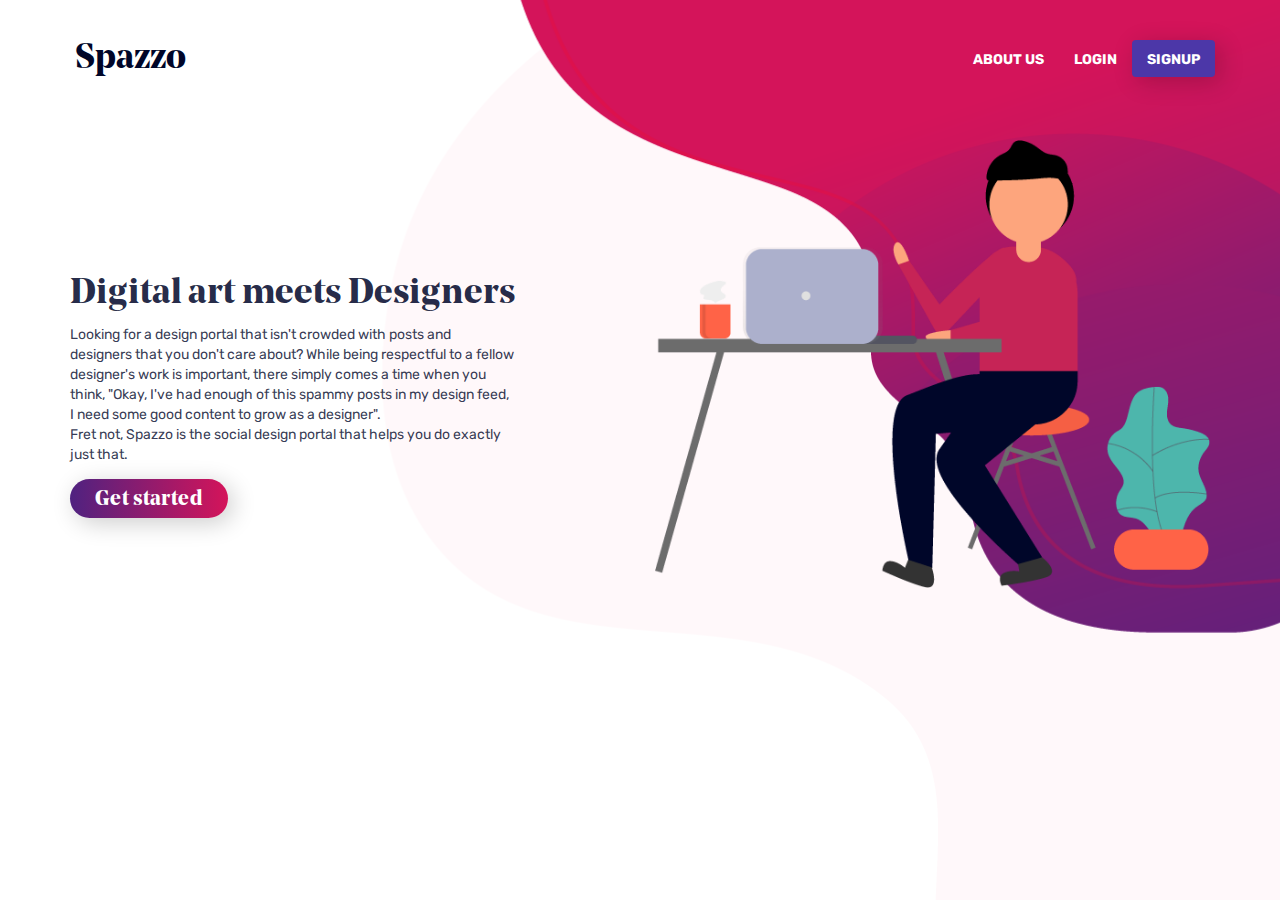
<file: index.html>
<!DOCTYPE html>
<html lang="en">
<head>
    <meta charset="utf-8" />
    <meta http-equiv="X-UA-Compatible" content="IE=edge">
    <title>Spazzo</title>
    <meta name="viewport" content="width=device-width, initial-scale=1">
    <!-- TODO : seo stuff goes here -->
    <meta name="theme-color" content="#efe3dd">
    <!-- stylesheets and fonts -->
    <link rel="stylesheet" type="text/css" media="screen" href="css/index.css" />
    <link rel="stylesheet" type="text/css" media="screen" href="css/animate.css" />
    <link rel="stylesheet" href="https://maxcdn.bootstrapcdn.com/bootstrap/3.3.7/css/bootstrap.min.css">
    <!-- <script src="js/index.js"></script> -->
    <!-- TODO : Create favivons for all pages -->
    <link rel="stylesheet" type="text/css" href="https://use.fontawesome.com/releases/v5.1.0/css/all.css">
    <link rel="stylesheet" href="https://fonts.googleapis.com/css?family=Rubik:400">
</head>
<body>
    <nav class="navbar navbar-default">
        <div class="container">
            <div class="navbar-header">
                <button type="button" class="navbar-toggle collapsed" data-toggle="collapse" data-target="#bs-example-navbar-collapse-1" aria-expanded="false">
                    <span class="sr-only">Toggle navigation</span>
                    <span class="icon-bar"></span>
                    <span class="icon-bar"></span>
                    <span class="icon-bar"></span>
                </button>                
                <a class="navbar-brand animated fadeIn" href="#">Spazzo</a>
            </div>
                
            <div class="collapse navbar-collapse" id="bs-example-navbar-collapse-1">
                <ul class="nav navbar-nav navbar-right">
                    <li><a class="login-btn animated slideInRight" href="about.html">ABOUT US</a></li>
                    <li><a class="login-btn animated slideInRight" href="login.html">LOGIN</a></li>
                    <li><a class="signup-btn animated slideInRight" href="signup.html">SIGNUP</a></li>           
                </ul>
            </div>
        </div>
    </nav>

    <div class="hero">
        <div class="container">
            <div class="row">
                <div class="col-lg-6 col-lg-push-6">
                    <img src="assets/hero.png" alt="Designer" class="img-hero animated fadeIn" />
                </div>
                <div class="col-lg-6 col-lg-pull-6 about">
                    <h1 class="tagline animated fadeIn">Digital art meets Designers</h1>
                    <p class="desc animated fadeIn">Looking for a design portal that isn't crowded with posts and designers
                        that you don't care about? While being respectful to a fellow designer's work is important, 
                        there simply comes a time when you think, "Okay, I've had enough of this spammy posts in my design 
                        feed, I need some good content to grow as a designer".
                        <br> Fret not, Spazzo is the social design portal that helps you do exactly just that.
                    </p>
                    <a href="login.html" class="start-btn animated fadeIn">Get started</a>
                </div>
            </div>
        </div>
    </div>
    
    <script
     src="https://cdnjs.cloudflare.com/ajax/libs/jquery/2.1.3/jquery.min.js">
    </script>
    <script
     src="https://maxcdn.bootstrapcdn.com/bootstrap/3.3.7/js/bootstrap.min.js"
     integrity="sha384-Tc5IQib027qvyjSMfHjOMaLkfuWVxZxUPnCJA7l2mCWNIpG9mGCD8wGNIcPD7Txa" 
     crossorigin="anonymous" >
    </script>
</body>
</html>
</file>
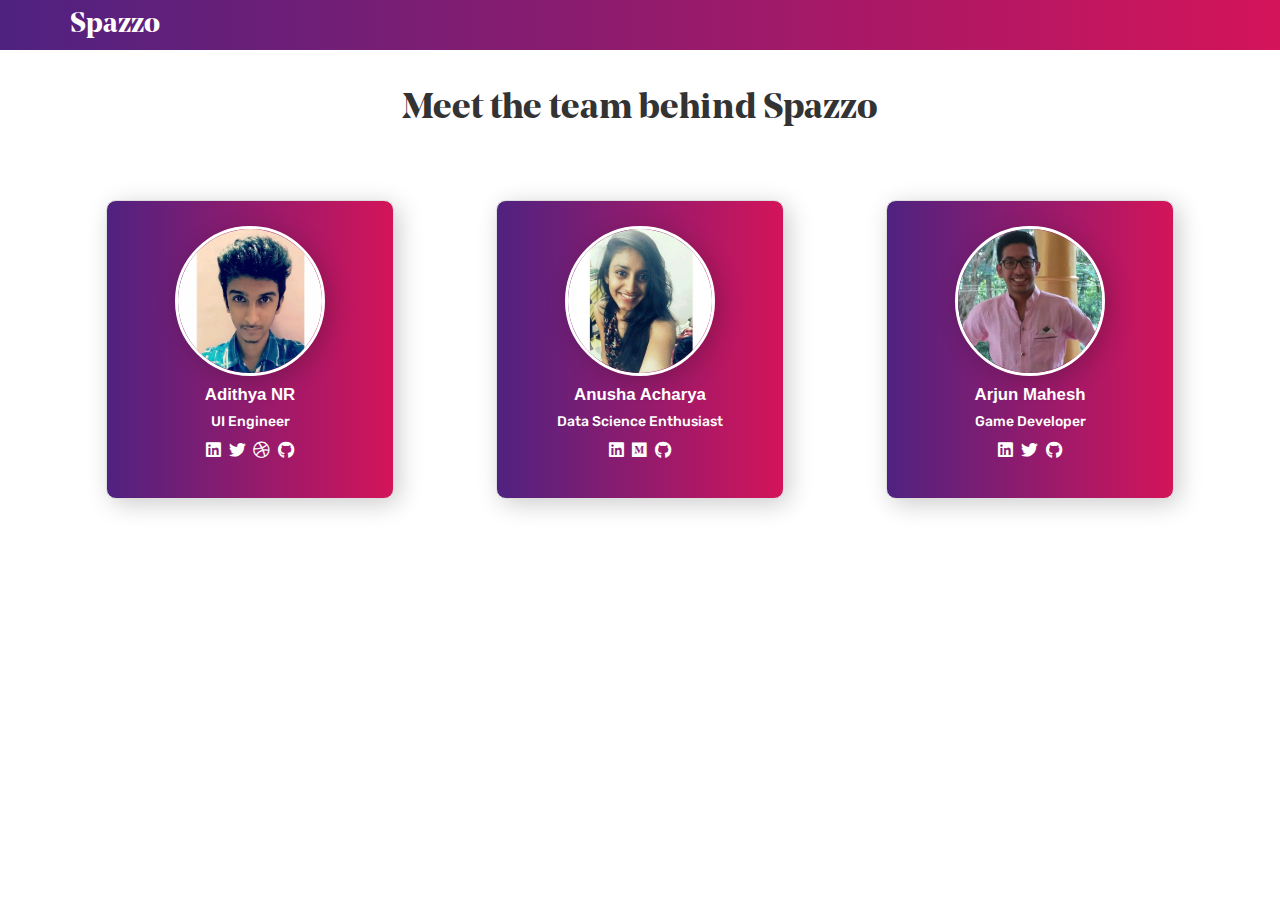
<file: about.html>
<!DOCTYPE html>
<html lang="en">
<head>
    <meta charset="utf-8" />
    <meta http-equiv="X-UA-Compatible" content="IE=edge">
    <title>Meet the team behind Spazzo</title> <!--TODO - title should be dynamic i.e : The image title must be displayed-->
    <meta name="viewport" content="width=device-width, initial-scale=1">
    <!-- TODO : seo stuff goes here - Leave this to me -->
    <meta name="theme-color" content="#8e1b6e">
    <!-- stylesheets and fonts -->
    <link rel="stylesheet" type="text/css" media="screen" href="css/about.css" />
    <link rel="stylesheet" type="text/css" media="screen" href="css/animate.css" />
    <link rel="stylesheet" href="https://maxcdn.bootstrapcdn.com/bootstrap/3.3.7/css/bootstrap.min.css">
    <!-- <script src="js/index.js"></script> -->
    <link rel="stylesheet" type="text/css" href="https://use.fontawesome.com/releases/v5.1.0/css/all.css">
    <link rel="stylesheet" href="https://fonts.googleapis.com/css?family=Rubik:400">
</head>
<body>
    <nav class="navbar navbar-default">
        <div class="container">
            <div class="navbar-header">               
                <a class="navbar-brand animated fadeIn" href="index.html">Spazzo</a>
            </div>
            
        </div>
    </nav>

    <div class="container">
        <h1>Meet the team behind Spazzo</h1>
        <div class="row">
            <div class="col-md-4 col-xs-12">
                <div class="thumbnail">
                    <img src="./assets/contributors/adithya.png" alt="Adithya NR" class="about-img">
                    <h5>Adithya NR</h5>
                    <h6>UI Engineer</h6>
                    <p>
                        <a target="_blank" href="http://linkedin.com/in/adithya-nr/"><i class="fab fa-linkedin"></i></a>&nbsp;
                        <a target="_blank" href="https://twitter.com/Adithyabhat9"><i class="fab fa-twitter"></i></a>&nbsp;
                        <a target="_blank" href="https://www.dribbble.com/AdithyaNR"><i class="fab fa-dribbble"></i></a>&nbsp;
                        <a target="_blank" href="https://github.com/AdithyaBhat17"><i class="fab fa-github"></i></a>
                    </p>
                </div>
            </div>
            <div class="col-md-4 col-xs-12">
                <div class="thumbnail">
                    <img src="./assets/contributors/anusha.jpeg" alt="Anusha Acharya" class="about-img">
                    <h5>Anusha Acharya</h5>
                    <h6>Data Science Enthusiast</h6>
                    <p>
                        <a target="_blank" href="https://www.linkedin.com/in/anusha-acharya-b783a2130"><i class="fab fa-linkedin"></i></a>&nbsp;
                        <a target="_blank" href="https://medium.com/@acharyaanusha123"><i class="fab fa-medium"></i></a>&nbsp;
                        <a target="_blank" href="https://github.com/acharyaanusha"><i class="fab fa-github"></i></a>
                    </p>
                </div>
            </div>
            <div class="col-md-4 col-xs-12">
                <div class="thumbnail">
                    <img src="./assets/contributors/arjun.jpeg" alt="Arjun Mahesh" class="about-img">
                    <h5>Arjun Mahesh</h5>
                    <h6>Game Developer</h6>
                    <p>
                        <a target="_blank" href="https://www.linkedin.com/in/arjun-devappa-a6085114a"><i class="fab fa-linkedin"></i></a>&nbsp;
                        <a target="_blank" href="https://twitter.com/1arjunthegreat1/"><i class="fab fa-twitter"></i></a>&nbsp;
                        <a target="_blank" href="https://github.com/ArjunMahesh97"><i class="fab fa-github"></i></a>
                    </p>
                </div>
            </div>
        </div>
    </div>

    <!-- TODO : ADD FOOTER - leave this to me -->

    <script
     src="https://cdnjs.cloudflare.com/ajax/libs/jquery/2.1.3/jquery.min.js">
    </script>
    <script
     src="https://maxcdn.bootstrapcdn.com/bootstrap/3.3.7/js/bootstrap.min.js"
     integrity="sha384-Tc5IQib027qvyjSMfHjOMaLkfuWVxZxUPnCJA7l2mCWNIpG9mGCD8wGNIcPD7Txa" 
     crossorigin="anonymous" >
    </script>
    <!-- <script src="js/index.js"></script> -->
</body>
</html>
</file>
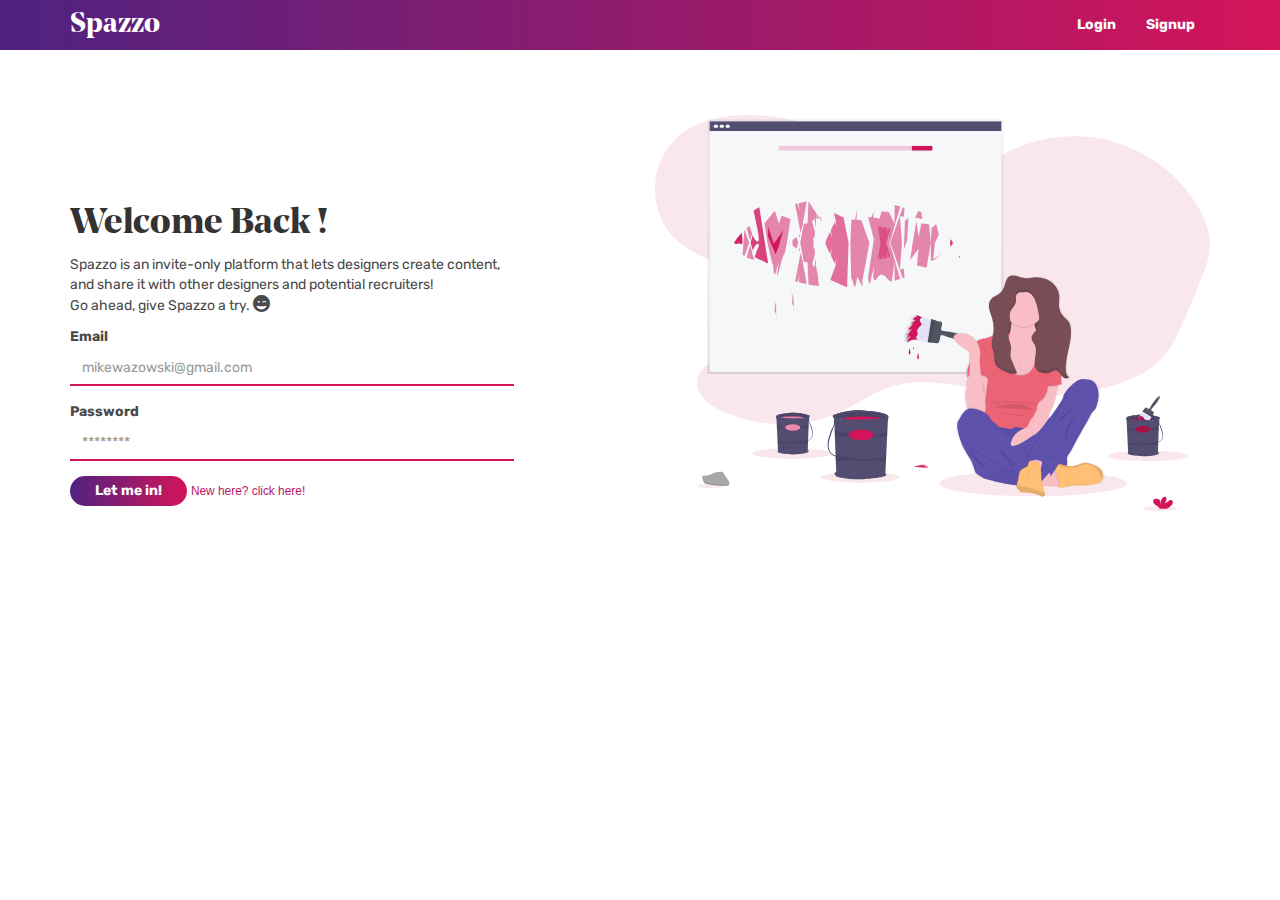
<file: login.html>
<!DOCTYPE html>
<html lang="en">
<head>
    <meta charset="utf-8" />
    <meta http-equiv="X-UA-Compatible" content="IE=edge">
    <title>Spazzo | Login</title>
    <meta name="viewport" content="width=device-width, initial-scale=1">
    <!-- TODO : seo stuff goes here -->
    <meta name="theme-color" content="#8e1b6e">
    <!-- stylesheets and fonts -->
    <link rel="stylesheet" type="text/css" media="screen" href="css/getin.css" />
    <link rel="stylesheet" type="text/css" media="screen" href="css/animate.css" />
    <link rel="stylesheet" href="https://maxcdn.bootstrapcdn.com/bootstrap/3.3.7/css/bootstrap.min.css">
    <!-- <script src="js/index.js"></script> -->
    <link rel="stylesheet" type="text/css" href="https://use.fontawesome.com/releases/v5.1.0/css/all.css">
    <link rel="stylesheet" href="https://fonts.googleapis.com/css?family=Rubik:400">
</head>
<body>
    <nav class="navbar navbar-default">
        <div class="container">
            <div class="navbar-header">
                <button type="button" class="navbar-toggle collapsed" data-toggle="collapse" data-target="#bs-example-navbar-collapse-1" aria-expanded="false">
                    <span class="sr-only">Toggle navigation</span>
                    <span class="icon-bar"></span>
                    <span class="icon-bar"></span>
                    <span class="icon-bar"></span>
                </button>                
                <a class="navbar-brand animated fadeIn" href="index.html">Spazzo</a>
            </div>
                
            <div class="collapse navbar-collapse" id="bs-example-navbar-collapse-1">
                <ul class="nav navbar-nav navbar-right">
                    <li><a class="login-btn animated slideInRight" href="#">Login</a></li>
                    <li><a class="signup-btn animated slideInRight" href="signup.html">Signup</a></li>           
                </ul>
            </div>
        </div>
    </nav>

    <div class="container">
        <div class="row">
            <div class="col-lg-6 col-sm-12">
                <h1 class="welcome">Welcome Back !</h1>
                <!-- TODO : Change content - leave this to me -->
                <p>Spazzo is an invite-only platform that lets designers create content, and share it with other designers 
                    and potential recruiters! <br> Go ahead, give Spazzo a try. <i class="fas fa-grin-wink"></i></p>
                    <!-- TODO : Verify user auth and create a session and redirect to newsfeed.html -->
                <form class="form">
                    <div class="form-group">
                        <label for="email">Email</label>
                        <input class="form-control" id="email" name="email" type="email" placeholder="mikewazowski@gmail.com" required/>
                    </div>
                    <div class="form-group">
                        <label for="password">Password</label>
                        <input class="form-control" id="password" name="password" type="password" placeholder="********" required/>
                    </div>
                    <div class="form-group">
                        <input type="submit" value="Let me in!"> <a class="member" href="signup.html">New here? click here!</a>
                    </div>                    
                </form>
            </div>
            <div class="col-lg-6 col-sm-12">
                <img class="signup-img" src="assets/login.svg" alt="login" />
            </div>
        </div>
    </div>

    <script
     src="https://cdnjs.cloudflare.com/ajax/libs/jquery/2.1.3/jquery.min.js">
    </script>
    <script
     src="https://maxcdn.bootstrapcdn.com/bootstrap/3.3.7/js/bootstrap.min.js"
     integrity="sha384-Tc5IQib027qvyjSMfHjOMaLkfuWVxZxUPnCJA7l2mCWNIpG9mGCD8wGNIcPD7Txa" 
     crossorigin="anonymous" >
    </script>
</body>
</html>
</file>
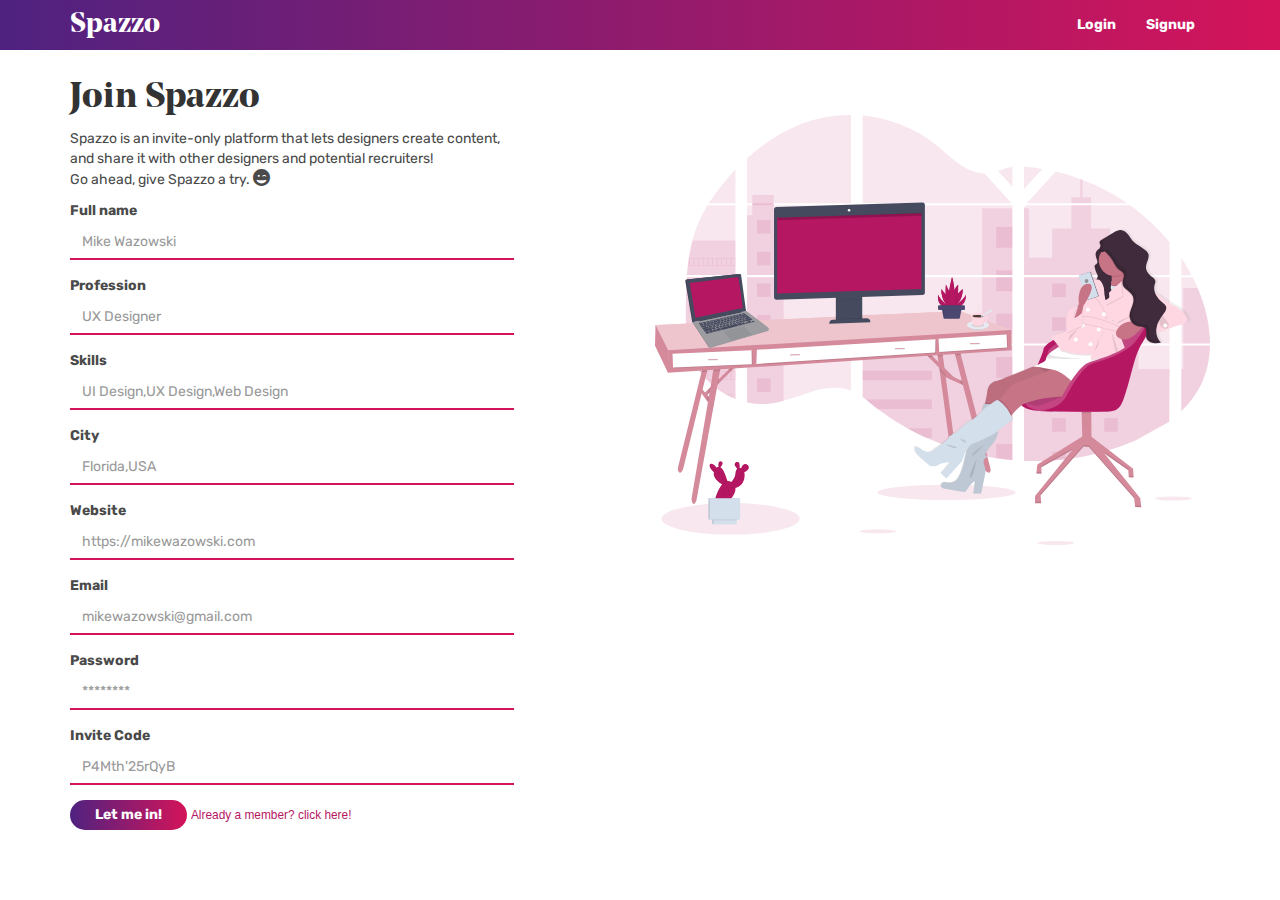
<file: signup.html>
<!DOCTYPE html>
<html lang="en">
<head>
    <meta charset="utf-8" />
    <meta http-equiv="X-UA-Compatible" content="IE=edge">
    <title>Spazzo | signup</title>
    <meta name="viewport" content="width=device-width, initial-scale=1">
    <!-- TODO : seo stuff goes here -->
    <meta name="theme-color" content="#8e1b6e">
    <!-- stylesheets and fonts -->
    <link rel="stylesheet" type="text/css" media="screen" href="css/getin.css" />
    <link rel="stylesheet" type="text/css" media="screen" href="css/animate.css" />
    <link rel="stylesheet" href="https://maxcdn.bootstrapcdn.com/bootstrap/3.3.7/css/bootstrap.min.css">
    <!-- <script src="js/index.js"></script> -->
    <link rel="stylesheet" type="text/css" href="https://use.fontawesome.com/releases/v5.1.0/css/all.css">
    <link rel="stylesheet" href="https://fonts.googleapis.com/css?family=Rubik:400">
</head>
<body>
    <nav class="navbar navbar-default">
        <div class="container">
            <div class="navbar-header">
                <button type="button" class="navbar-toggle collapsed" data-toggle="collapse" data-target="#bs-example-navbar-collapse-1" aria-expanded="false">
                    <span class="sr-only">Toggle navigation</span>
                    <span class="icon-bar"></span>
                    <span class="icon-bar"></span>
                    <span class="icon-bar"></span>
                </button>                
                <a class="navbar-brand animated fadeIn" href="index.html">Spazzo</a>
            </div>
                
            <div class="collapse navbar-collapse" id="bs-example-navbar-collapse-1">
                <ul class="nav navbar-nav navbar-right">
                    <li><a class="login-btn animated slideInRight" href="login.html">Login</a></li>
                    <li><a class="signup-btn animated slideInRight" href="#">Signup</a></li>           
                </ul>
            </div>
        </div>
    </nav>

    <div class="container">
        <div class="row">
            <div class="col-lg-6 col-sm-12">
                <h1>Join Spazzo</h1>
                <p>Spazzo is an invite-only platform that lets designers create content, and share it with other designers 
                    and potential recruiters! <br> Go ahead, give Spazzo a try. <i class="fas fa-grin-wink"></i></p>
                <!-- TODO : Write logic to add all the form details to the database and make sure to add md5 password enc 
                and redirect user to newsfeed.html -->
                <form class="form">
                    <div class="form-group">
                        <label for="name">Full name</label>
                        <input class="form-control" id="name" name="name" type="text" placeholder="Mike Wazowski" required/>
                    </div>
                    <div class="form-group">
                        <label for="profession">Profession</label>
                        <input class="form-control" id="profession" name="profession" type="text" placeholder="UX Designer" required/>
                    </div>
                    <div class="form-group">
                        <label for="skills">Skills</label>
                        <input class="form-control" id="skills" name="skills" type="text" placeholder="UI Design,UX Design,Web Design" required/>
                    </div>
                    <div class="form-group">
                        <label for="city">City</label>
                        <input class="form-control" id="city" name="city" type="text" placeholder="Florida,USA" required/>
                    </div>
                    <div class="form-group">
                        <label for="web">Website</label>
                        <input class="form-control" id="web" name="web" type="url" placeholder="https://mikewazowski.com"/>
                    </div>
                    <div class="form-group">
                        <label for="email">Email</label>
                        <input class="form-control" id="email" name="email" type="email" placeholder="mikewazowski@gmail.com" required/>
                    </div>
                    <div class="form-group">
                        <label for="password">Password</label>
                        <input class="form-control" id="password" name="password" type="password" placeholder="********" required/>
                    </div>
                    <div class="form-group">
                        <label for="invite">Invite Code</label>
                        <input class="form-control" id="invite" name="input" type="password" placeholder="P4Mth'25rQyB" required/>
                    </div>
                    <div class="form-group">
                        <input type="submit" value="Let me in!"> 
                        <a class="member" href="login.html">Already a member? click here!</a>
                    </div>                    
                </form>
            </div>
            <div class="col-lg-6 col-sm-12">
                <img class="signup-img" src="assets/signup.svg" alt="signup" />
            </div>
        </div>
    </div>

    <script
     src="https://cdnjs.cloudflare.com/ajax/libs/jquery/2.1.3/jquery.min.js">
    </script>
    <script
     src="https://maxcdn.bootstrapcdn.com/bootstrap/3.3.7/js/bootstrap.min.js"
     integrity="sha384-Tc5IQib027qvyjSMfHjOMaLkfuWVxZxUPnCJA7l2mCWNIpG9mGCD8wGNIcPD7Txa" 
     crossorigin="anonymous" >
    </script>
</body>
</html>
</file>
<file: css/index.css>
@font-face{
    font-family: Noe;
    src:url('../assets/fonts/noe-display-bold.ttf');
}

* {
    margin:0;
    padding:0;
    /* box-sizing: border-box; */
}

html,body{
    height:100%;
    overflow-x: hidden !important;
}

body{
    background:url('../assets/background.png') no-repeat;
    background-size: cover;
}

.navbar,.navbar-default{
    padding:35px 60px;
    border-radius:0;
    border:0 !important;
    background-color: transparent !important;
}

.navbar-brand{
    font-weight: bold;
    color:#000629 !important;
    font-family: Noe;
    font-size: 2.5em !important;
}

.navbar-right>li>a{
    font-family: Rubik;
    text-align: center;
    font-weight: bold;
}

.login-btn{
    color:#fff !important;
}

.signup-btn,.signup-btn:hover,.signup-btn:focus{
    margin-top:5px;
    background-color:#4c37a8 !important;
    padding:10px 15px 7px 15px !important;
    border-radius:4px;
    color:#fff !important;
    box-shadow: 5px 5px 25px 0 rgba(0,0,0,0.2);
}

.navbar-default .navbar-toggle:focus, .navbar-default .navbar-toggle:hover {
    background-color: transparent !important;
}

.navbar-default .navbar-toggle .icon-bar{
    background-color:#000629 !important;
}

.navbar-default .navbar-toggle {
    border-color: transparent !important;
}

.img-hero{
    width: 100%;
}

.tagline{
    margin:15vh auto 10px;
    font-weight: bold;
    font-family: Noe;
    color:#000629dd;
}

.desc{
    width: 80%;
    font-family: Rubik;
    color:#000629cc;
    margin-bottom: 20px !important;
}

.start-btn,.start-btn:hover,.start-btn:focus {
    text-decoration: none;
    padding:10px 25px 8px 25px;
    color:#fff;
    font-weight: bold;
    box-shadow: 5px 5px 25px 0 rgba(0,0,0,0.2);
    font-size: 21px;
    font-family: Noe;
    background : -moz-linear-gradient(0% 50% 0deg,rgba(79, 34, 128, 1) 0%,rgba(212, 20, 90, 1) 100%);
    background : -webkit-linear-gradient(0deg, rgba(79, 34, 128, 1) 0%, rgba(212, 20, 90, 1) 100%);
    background : -webkit-gradient(linear,0% 50% ,100% 50% ,color-stop(0,rgba(79, 34, 128, 1) ),color-stop(1,rgba(212, 20, 90, 1) ));
    background : -o-linear-gradient(0deg, rgba(79, 34, 128, 1) 0%, rgba(212, 20, 90, 1) 100%);
    background : -ms-linear-gradient(0deg, rgba(79, 34, 128, 1) 0%, rgba(212, 20, 90, 1) 100%);
    -ms-filter: "progid:DXImageTransform.Microsoft.gradient(startColorstr='#4F2280', endColorstr='#D4145A' ,GradientType=0)";
    background : linear-gradient(90deg, rgba(79, 34, 128, 1) 0%, rgba(212, 20, 90, 1) 100%);
    border-radius : 35px;
    -moz-border-radius : 35px;
    -webkit-border-radius : 35px;
    filter: progid:DXImageTransform.Microsoft.gradient(startColorstr='#4F2280',endColorstr='#D4145A' , GradientType=1);
}


/* iphone x */
@media screen and (device-width:375px) and (device-height:812px){
    .navbar-brand{
        margin-top: 20px !important;
    }
    .navbar-default .navbar-toggle {
        margin-top: 28px !important;
    }
    .tagline{
        margin:40px auto 10px !important;
        font-size: 48px !important;
    }
    .desc{
        font-size: 16px !important;
        margin-bottom: 20px !important;
    }
}

@media screen and (max-width:455px){
    .start-btn{
        padding: 6px 20px !important;
        font-size: 18px !important;
    }
    .desc{
        font-size: 16px !important;
    }
    .tagline{
        font-size: 3em !important
    }
}

@media screen and (max-width:768px){
    .navbar,.navbar-default{
        padding:5px !important;
    }
    body{
        background:linear-gradient(rgba(255,255,255,.5),rgba(255,255,255,.7)), url('../assets/sweet-waves.jpg');
        /* background-position:  top; */
    }
    .login-btn{
        color:#000629cc !important; 
    }
    .signup-btn{
        display: inline-block;
        width: 100%;
    }
    .tagline{
        margin: 30px auto 10px;
        font-size: 4em;
    }
    .about{
        margin-bottom: 15px;
    }
    .desc{
        width: 100%;
        font-size: 21px;
    }
    .start-btn{
        padding:10px 20px;
        font-size: 24px;
    }
}

@media screen and (max-width:800px){
    body{
        background:linear-gradient(rgba(255,255,255,.5),rgba(255,255,255,.7)), url('../assets/sweet-waves.jpg') !important; 
    }
}

@media screen and (min-width:769px) and (max-width:1199px){
    
    .img-hero{
        width: 60%;
        display: block;
        margin:0 auto;
    }
    .tagline{
        margin-top:4vh;
        font-size: 4em;
    }
    .start-btn,.start-btn:hover,.start-btn:focus{
        padding:10px 25px;
    }
    .desc{
        font-size: 18px;
        width: 100% !important
    }
    .navbar,.navbar-default{
        padding:15px !important;
    }
    .login-btn{
        color:#000629 !important;
    }
}

@media screen and (device-width:1024px) and (device-height:1366px){
    body{
        background-position: 60%;
    }
}

@media screen and (min-width:1440px){
    body{
        background: url('../assets/backgroundmac.png');
        background-position:60%; 
    }
    .navbar-brand{
        font-size: 48px !important;
    }
    .navbar-right>li>a{
        font-size: 21px;
    }
    .signup-btn,.signup-btn:hover,.signup-btn:focus{
        padding: 10px 15px !important;
        border-radius: 6px;
    }
    .tagline{
        margin: 21vh auto 10px; 
        font-size: 4em;
    }
    .desc{
        font-size: 18px;
        width: 95%;
    }
    .start-btn,.start-btn:hover,.start-btn:focus{
        padding: 10px 30px;
        font-size: 21px;
    }
    .img-hero{
        margin-top:10vh;
    }
}

@media screen and (min-width:1920px){
    body{
        background: url('../assets/backgroundmac.png');
        background-position:60%; 
    }
    .container{
        width: 80% !important;
    }
    .navbar,.navbar-default{
        padding:80px 0 !important;
    }
    .navbar-brand{
        font-size: 54px !important;
    }
    .navbar-right>li>a{
        font-size: 21px;
    }
    .tagline{
        font-size: 5em;
        margin-top:15vh;
    }
    .start-btn,.start-btn:hover,.start-btn:focus{
        padding: 15px 40px;
        font-size: 24px;
    }
    .desc{
        font-size: 21px;
        margin-bottom: 35px !important;
    }
    .img-hero{
        margin-top:5vh;
        width: 100%;
    }
}

@media screen and (min-width:2560px){
    body{
        background: url('../assets/backgroundmac.png');
        background-position:60%; 
    }
    .container{
        width: 80% !important;
    }
    .navbar,.navbar-default{
        padding:80px 0 !important;
    }
    .navbar-brand{
        font-size: 72px !important;
    }
    .navbar-right>li>a{
        font-size: 32px;
    }
    .signup-btn,.signup-btn:hover,.signup-btn:focus{
        margin-top:-10px;
        padding: 25px  !important;
    }
    .tagline{
        font-size: 8em;
    }
    .desc{
        font-size: 28px !important;
    }
    .start-btn,.start-btn:hover,.start-btn:focus{
        padding: 20px 50px;
        font-size: 32px !important;
        border-radius: 35px;
    }
    .desc{
        font-size: 21px;
        margin-bottom: 35px !important;
    }
    .img-hero{
        margin-top:8vh;
    }
}
</file>
<file: css/about.css>
@font-face{
    font-family: Noe;
    src:url('../assets/fonts/noe-display-bold.ttf');
}

* {
    margin:0;
    padding:0;
    /* box-sizing: border-box; */
}

html,body{
    height:100%;
    overflow-x: hidden !important;
    background: transparent !important;
}



.navbar,.navbar-default{
    /* padding:35px 60px; */
    border-radius:0 !important;
    border:0 !important;
    box-shadow: 5px 5px 5px 0 rgba(255,255,255,0.3);
    background : -moz-linear-gradient(0% 50% 0deg,rgba(79, 34, 128, 1) 0%,rgba(212, 20, 90, 1) 100%);
    background : -webkit-linear-gradient(0deg, rgba(79, 34, 128, 1) 0%, rgba(212, 20, 90, 1) 100%);
    background : -webkit-gradient(linear,0% 50% ,100% 50% ,color-stop(0,rgba(79, 34, 128, 1) ),color-stop(1,rgba(212, 20, 90, 1) ));
    background : -o-linear-gradient(0deg, rgba(79, 34, 128, 1) 0%, rgba(212, 20, 90, 1) 100%);
    background : -ms-linear-gradient(0deg, rgba(79, 34, 128, 1) 0%, rgba(212, 20, 90, 1) 100%);
    -ms-filter: "progid:DXImageTransform.Microsoft.gradient(startColorstr='#4F2280', endColorstr='#D4145A' ,GradientType=0)";
    background : linear-gradient(90deg, rgba(79, 34, 128, 1) 0%, rgba(212, 20, 90, 1) 100%);
    filter: progid:DXImageTransform.Microsoft.gradient(startColorstr='#4F2280',endColorstr='#D4145A' , GradientType=1);
}

.navbar-brand{
    font-weight: bold;
    color:#fff !important;
    font-family: Noe;
    font-size: 2em !important;
}

.navbar-default .navbar-toggle:focus, .navbar-default .navbar-toggle:hover {
    background-color: transparent !important;
}

.navbar-default .navbar-toggle .icon-bar{
    background-color:#fff !important;
}

.navbar-default .navbar-toggle {
    border-color: transparent !important;
}

.navbar-right>li>a{
    color:#fff !important;
    font-family: Rubik;
    font-weight: bold;
    text-align: center;
}

.thumbnail{
    margin: 15px auto;
    box-shadow: 5px 5px 25px 0 rgba(0,0,0,0.2);
    background : -moz-linear-gradient(0% 50% 0deg,rgba(79, 34, 128, 1) 0%,rgba(212, 20, 90, 1) 100%);
    background : -webkit-linear-gradient(0deg, rgba(79, 34, 128, 1) 0%, rgba(212, 20, 90, 1) 100%);
    background : -webkit-gradient(linear,0% 50% ,100% 50% ,color-stop(0,rgba(79, 34, 128, 1) ),color-stop(1,rgba(212, 20, 90, 1) ));
    background : -o-linear-gradient(0deg, rgba(79, 34, 128, 1) 0%, rgba(212, 20, 90, 1) 100%);
    background : -ms-linear-gradient(0deg, rgba(79, 34, 128, 1) 0%, rgba(212, 20, 90, 1) 100%);
    -ms-filter: "progid:DXImageTransform.Microsoft.gradient(startColorstr='#4F2280', endColorstr='#D4145A' ,GradientType=0)";
    background : linear-gradient(90deg, rgba(79, 34, 128, 1) 0%, rgba(212, 20, 90, 1) 100%);
    filter: progid:DXImageTransform.Microsoft.gradient(startColorstr='#4F2280',endColorstr='#D4145A' , GradientType=1); 
    padding: 25px 15px !important ;
    color:#fff;
    width: 80%;
    border-radius: 10px !important;
}

.about-img{
    width: 150px;
    border-radius: 50%;
    border:3px solid #fff;
    box-shadow: 5px 5px 25px 0 rgba(0,0,0,0.2);
}

h1{
    text-align: center;
    font-weight: bold !important;
    font-family: Noe !important;
    color: #333;
    margin-bottom: 55px !important;
}

p{
    text-align: center;
}

a{
    text-decoration: none !important;
    color:#fff !important;
    font-size: 1.2em;
}

h5{
    font-weight: bold !important;
    text-align: center;
    font-family: Rubik;
    font-size: 1.2em !important;
}

h6{
    text-align: center;
    font-size: 1em !important;
    font-family: Rubik !important
}

@media screen and (max-width:768px){
    h1{
        margin-bottom:15px !important;
    }
    .thumbnail{
        padding: 25px 10px 15px !important
    }
}
</file>
<file: css/getin.css>
@font-face{
    font-family: Noe;
    src:url('../assets/fonts/noe-display-bold.ttf');
}

* {
    margin:0;
    padding:0;
    /* box-sizing: border-box; */
}

html,body{
    height:100%;
    overflow-x: hidden !important;
}

.navbar,.navbar-default{
    /* padding:35px 60px; */
    border-radius:0 !important;
    border:0 !important;
    box-shadow: 5px 5px 5px 0 rgba(255,255,255,0.3);
    background : -moz-linear-gradient(0% 50% 0deg,rgba(79, 34, 128, 1) 0%,rgba(212, 20, 90, 1) 100%);
    background : -webkit-linear-gradient(0deg, rgba(79, 34, 128, 1) 0%, rgba(212, 20, 90, 1) 100%);
    background : -webkit-gradient(linear,0% 50% ,100% 50% ,color-stop(0,rgba(79, 34, 128, 1) ),color-stop(1,rgba(212, 20, 90, 1) ));
    background : -o-linear-gradient(0deg, rgba(79, 34, 128, 1) 0%, rgba(212, 20, 90, 1) 100%);
    background : -ms-linear-gradient(0deg, rgba(79, 34, 128, 1) 0%, rgba(212, 20, 90, 1) 100%);
    -ms-filter: "progid:DXImageTransform.Microsoft.gradient(startColorstr='#4F2280', endColorstr='#D4145A' ,GradientType=0)";
    background : linear-gradient(90deg, rgba(79, 34, 128, 1) 0%, rgba(212, 20, 90, 1) 100%);
    filter: progid:DXImageTransform.Microsoft.gradient(startColorstr='#4F2280',endColorstr='#D4145A' , GradientType=1);
}

.navbar-brand{
    font-weight: bold;
    color:#fff !important;
    font-family: Noe;
    font-size: 2em !important;
}

.member{
    text-decoration: none !important;
    color:#b61763;
    font-size: 0.85em;
}

.member:hover,.member:focus{
    color:#d2155b
}

i{
    font-size: 1.25em;
}

.navbar-default .navbar-toggle:focus, .navbar-default .navbar-toggle:hover {
    background-color: transparent !important;
}

.navbar-default .navbar-toggle .icon-bar{
    background-color:#fff !important;
}

.navbar-default .navbar-toggle {
    border-color: transparent !important;
}

p,label,input{
    font-family: Rubik !important;
    color:#4a4a4a
}


h1{
    font-family: Noe !important;
    margin-top:1vh !important   ;
    font-weight: bold !important;
    color:#4a4a4a
}
p{
    width: 80%;
}

.welcome{
    margin-top:15vh !important;
}

.navbar-right>li>a{
    color:#fff !important;
    font-family: Rubik;
    font-weight: bold;
    text-align: center;
}

.signup-img{
    margin-top: 5vh;
    width:100%;
}

.form-control{
    border:0 !important;
    border-radius: 0 !important;
    border-bottom: 2px solid rgba(212, 20, 90, 1) !important; 
    width:80% !important;
    outline:none !important;
    -webkit-box-shadow: 0 0 0 !important;
    box-shadow: 0 0 0  !important;
}

.focus-control:focus{
    border-bottom: 2px solid rgba(212, 20, 90, 1) !important;
    outline:none !important;
}

input[type="submit"]{
    color:#fff;
    outline: none;
    font-weight: bold; 
    padding:5px 25px;
    border-radius: 25px;
    border:0;
    background : -moz-linear-gradient(0% 50% 0deg,rgba(79, 34, 128, 1) 0%,rgba(212, 20, 90, 1) 100%);
    background : -webkit-linear-gradient(0deg, rgba(79, 34, 128, 1) 0%, rgba(212, 20, 90, 1) 100%);
    background : -webkit-gradient(linear,0% 50% ,100% 50% ,color-stop(0,rgba(79, 34, 128, 1) ),color-stop(1,rgba(212, 20, 90, 1) ));
    background : -o-linear-gradient(0deg, rgba(79, 34, 128, 1) 0%, rgba(212, 20, 90, 1) 100%);
    background : -ms-linear-gradient(0deg, rgba(79, 34, 128, 1) 0%, rgba(212, 20, 90, 1) 100%);
    -ms-filter: "progid:DXImageTransform.Microsoft.gradient(startColorstr='#4F2280', endColorstr='#D4145A' ,GradientType=0)";
    background : linear-gradient(90deg, rgba(79, 34, 128, 1) 0%, rgba(212, 20, 90, 1) 100%);
    filter: progid:DXImageTransform.Microsoft.gradient(startColorstr='#4F2280',endColorstr='#D4145A' , GradientType=1);
}

@media screen and (max-width:1199px){
    .form-control,p{
        width:100% !important;
    }
    h1,.welcome{
        margin-top:15px !important;
    }
}

@media screen and (min-width:1440px){
    p,input,label{
        font-size: 18px;
    }
    h1{
        margin-top:2vh !important;
    }

    .welcome{
        margin-top:20vh !important;
    }
    input[type="submit"]{
        font-size: 21px;
        margin-top: 15px;
    }
    .form-control,p{
        width: 90% !important;
    }
    .signup-img{
        margin-top:25vh;
    }
}

@media screen and (min-width:1920px){
    .navbar-brand{
        font-size: 2.25em !important;
    }
    h1{
        margin-top:5vh !important;
    }
    .navbar-right>li>a{
        font-size: 18px;
    }
    p,input,label{
        font-size: 21px;
    }
    .container{
        width: 70% !important;
    }
    .signup-img{
        margin-top:25vh;
    }
}

@media screen and (min-width:2560px){
    h1{
        margin-top: 20vh !important; 
    }
    p,label,input{
        font-size: 24px;
    }
    .form-control{
        font-size: 21px !important;
    }
}
</file>
